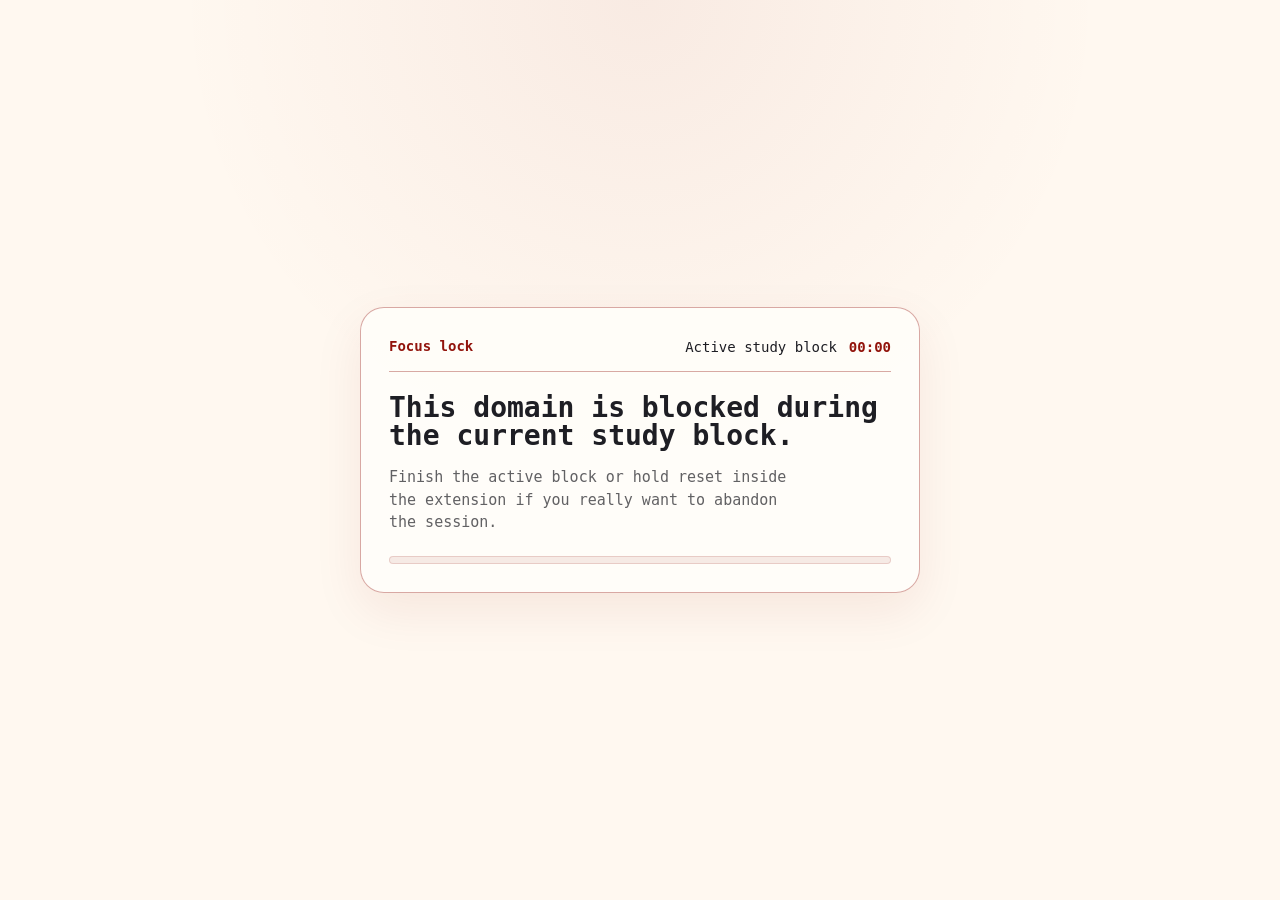
<file: blocked/index.html>
<!doctype html>
<html lang="en">
  <head>
    <meta charset="UTF-8" />
    <meta name="viewport" content="width=device-width, initial-scale=1.0" />
    <title>Blocked</title>
    <style>
      :root {
        --ink: #1e1e24;
        --signal: #92140c;
        --paper: #fff8f0;
        --line: rgba(146, 20, 12, 0.36);
        --muted: rgba(30, 30, 36, 0.7);
      }

      * {
        box-sizing: border-box;
      }

      body {
        margin: 0;
        min-height: 100vh;
        display: grid;
        place-items: center;
        padding: 24px;
        background:
          radial-gradient(circle at top, rgba(146, 20, 12, 0.06), transparent 42%),
          var(--paper);
        color: var(--ink);
        font-family: "SFMono-Regular", "Cascadia Code", "IBM Plex Mono", "Fira Code", "Menlo", "Consolas", monospace;
      }

      main {
        width: min(560px, 100%);
        padding: 28px;
        border: 1px solid var(--line);
        border-radius: 24px;
        background: rgba(255, 253, 249, 0.94);
        box-shadow: 0 18px 50px rgba(146, 20, 12, 0.08);
      }

      h1,
      p {
        margin: 0;
      }

      .status-row {
        display: flex;
        align-items: center;
        justify-content: space-between;
        gap: 16px;
        padding-bottom: 14px;
        border-bottom: 1px solid var(--line);
      }

      .eyebrow {
        color: var(--signal);
        font-size: 14px;
        font-weight: 700;
      }

      .phase-chip {
        display: inline-flex;
        align-items: center;
        gap: 12px;
        color: var(--ink);
        font-size: 14px;
      }

      .phase-chip__time {
        color: var(--signal);
        font-weight: 700;
      }

      .phase-chip.is-finished {
        color: var(--signal);
        font-weight: 700;
      }

      .copy {
        padding-top: 22px;
      }

      h1 {
        font-size: 28px;
        line-height: 1;
        margin-bottom: 16px;
      }

      p {
        max-width: 46ch;
        color: var(--muted);
        font-size: 15px;
        line-height: 1.5;
      }

      .progress-track {
        height: 8px;
        margin-top: 22px;
        overflow: hidden;
        border: 1px solid rgba(146, 20, 12, 0.14);
        border-radius: 999px;
        background: rgba(146, 20, 12, 0.08);
      }

      .progress-track span {
        display: block;
        width: 0;
        height: 100%;
        border-radius: inherit;
        background: var(--signal);
        transition: width 250ms linear;
      }
    </style>
  </head>
  <body>
    <main>
      <div class="status-row">
        <p class="eyebrow">Focus lock</p>
        <div class="phase-chip" id="phaseChip" hidden>
          <span id="phaseLabel">Active study block</span>
          <span class="phase-chip__time" id="timeLeft">00:00</span>
        </div>
      </div>
      <div class="copy">
        <h1>This domain is blocked during the current study block.</h1>
        <p>Finish the active block or hold reset inside the extension if you really want to abandon the session.</p>
        <div class="progress-track" role="progressbar" aria-label="Current block progress" aria-valuemin="0" aria-valuemax="100" aria-valuenow="0">
          <span id="progressBar"></span>
        </div>
      </div>
    </main>
    <script src="index.js"></script>
  </body>
</html>
</file>
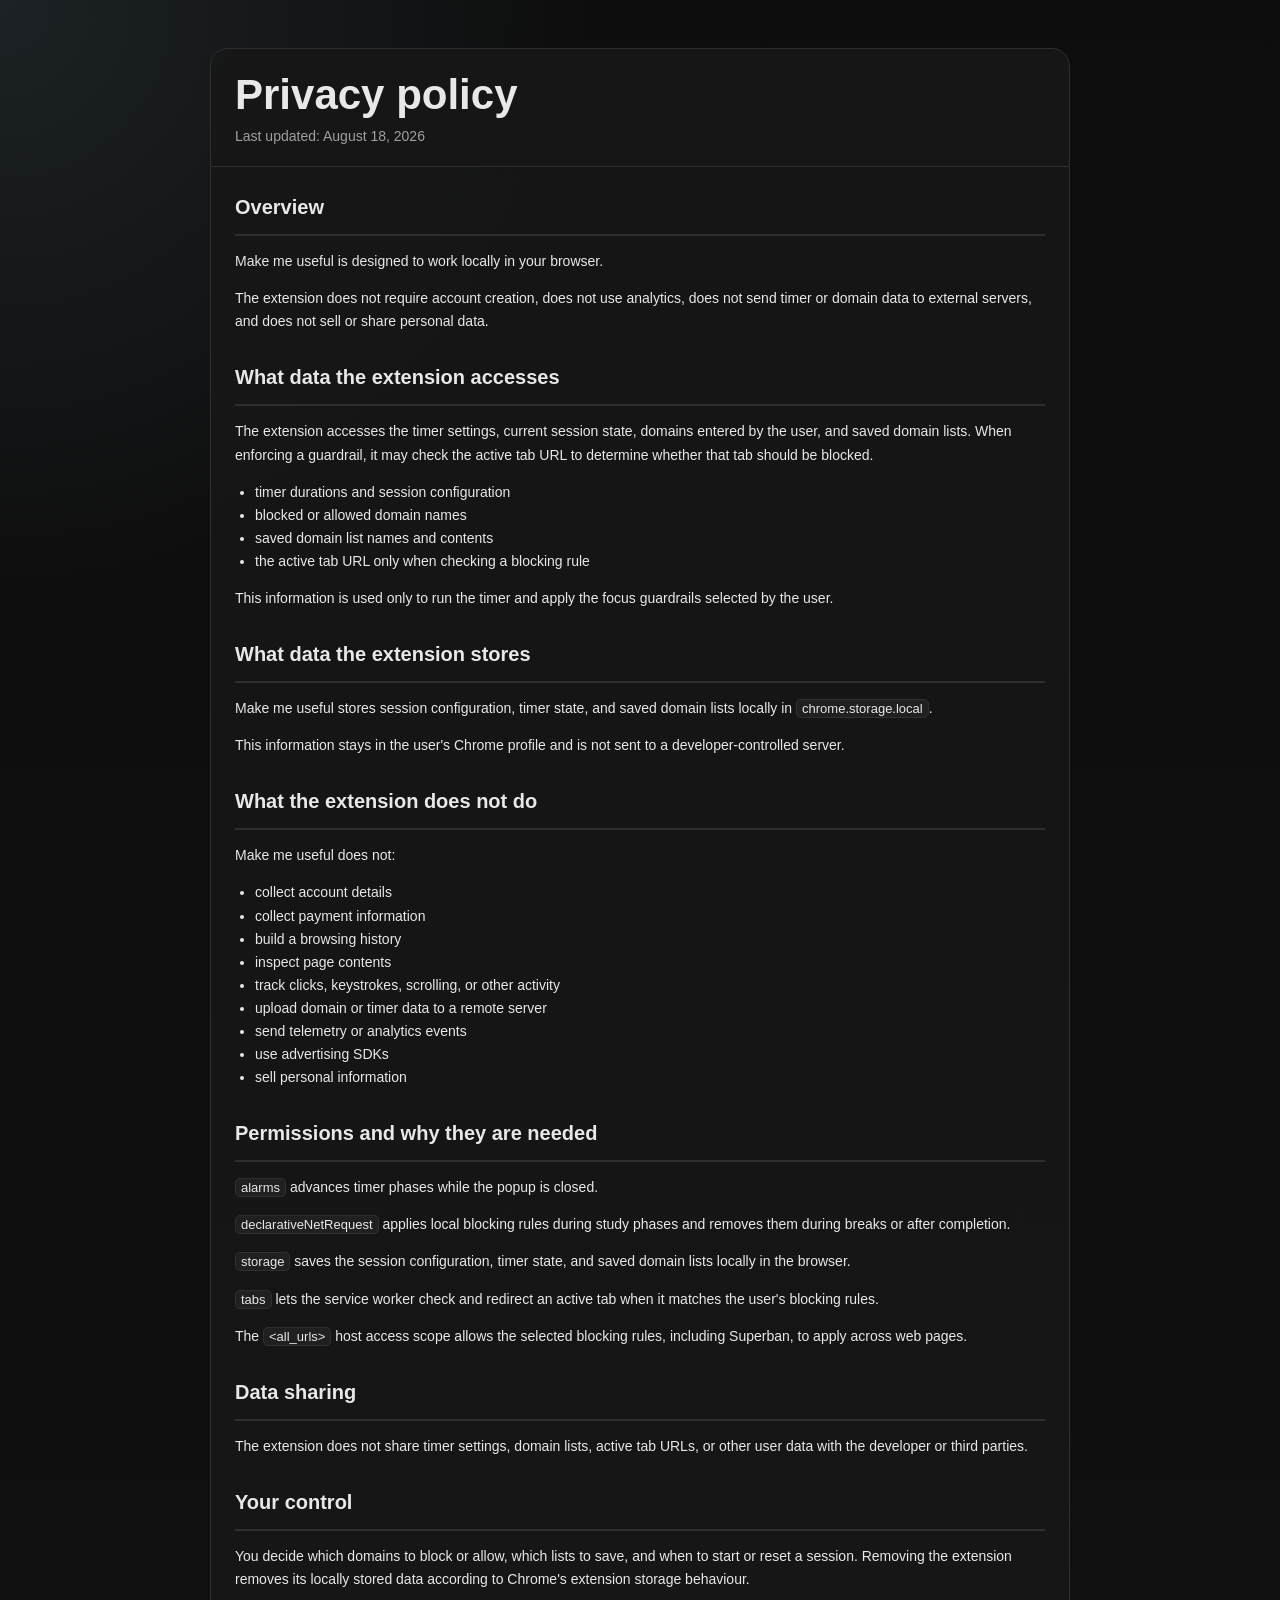
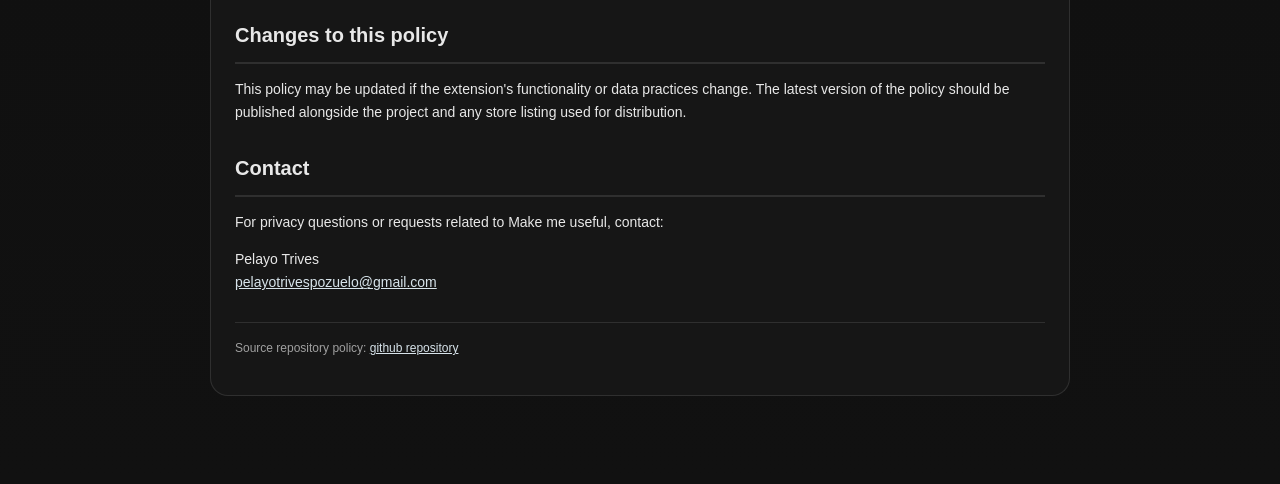
<file: docs/index.html>
<!doctype html>
<html lang="en">
  <head>
    <meta charset="UTF-8" />
    <meta http-equiv="refresh" content="0; url=./privacy/" />
    <meta name="viewport" content="width=device-width, initial-scale=1.0" />
    <title>Make me useful</title>
  </head>
  <body>
    <p>Redirecting to <a href="./privacy/">privacy policy</a>.</p>
  </body>
</html>
</file>
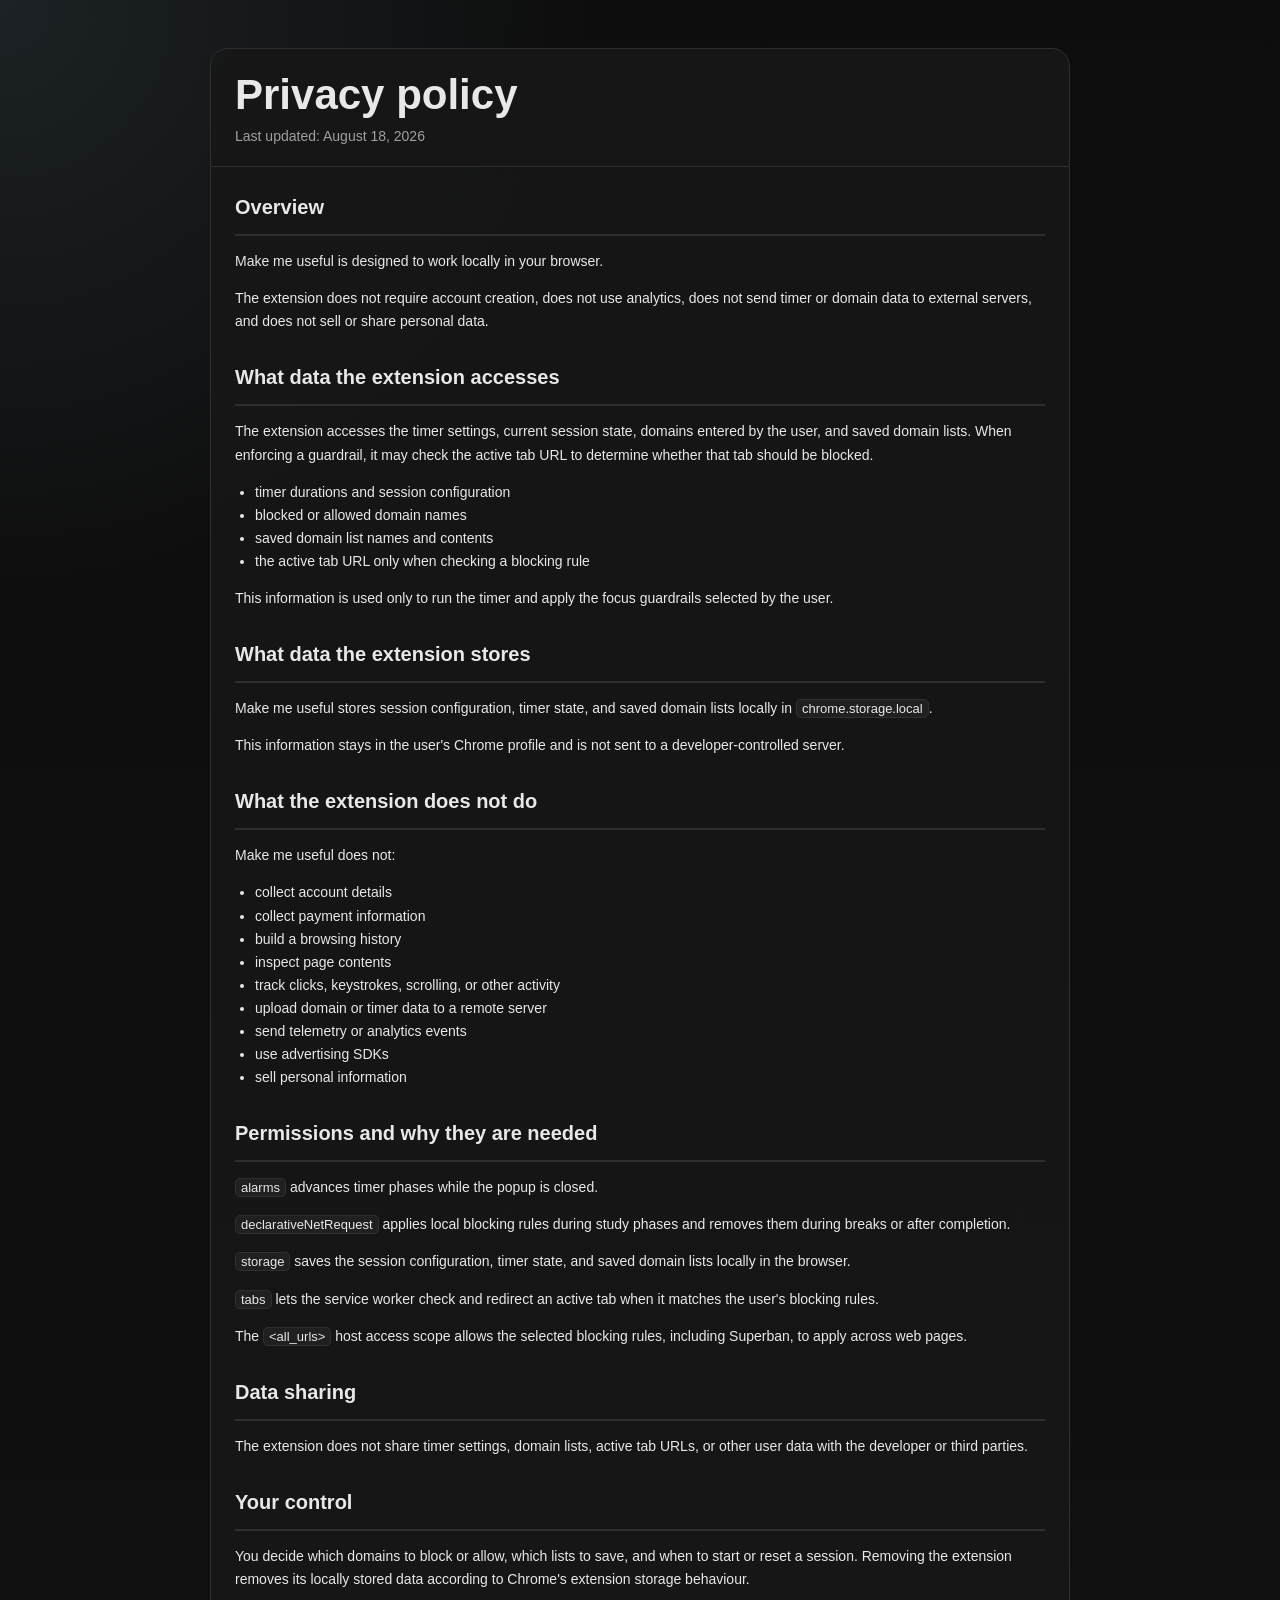
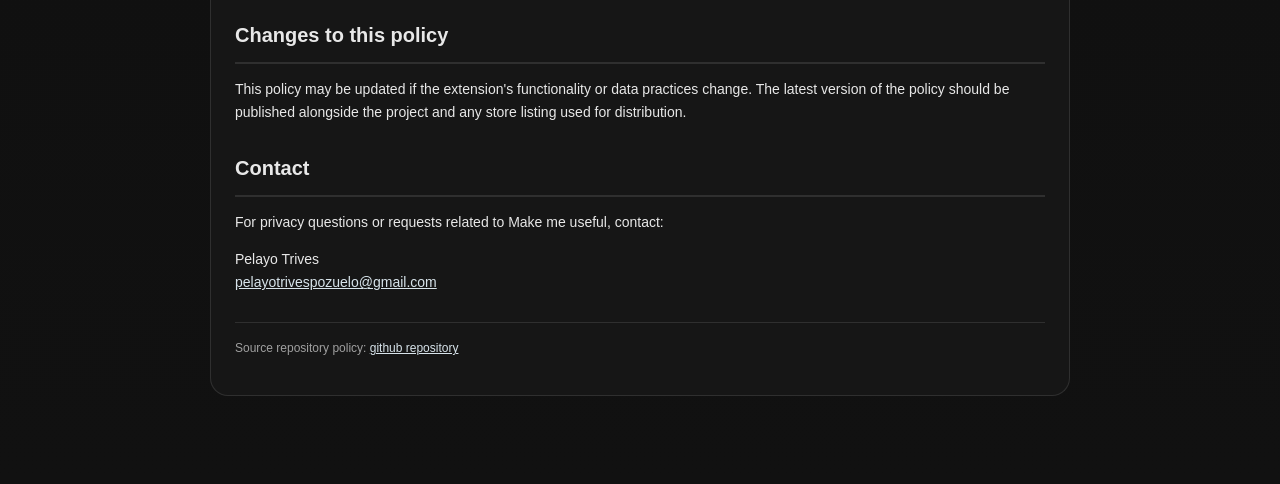
<file: docs/privacy/index.html>
<!doctype html>
<html lang="en">
  <head>
    <meta charset="UTF-8" />
    <meta name="viewport" content="width=device-width, initial-scale=1.0" />
    <title>Privacy policy | Make me useful</title>
    <link rel="icon" type="image/png" href="../../icons/icon-32.png" />
    <meta name="robots" content="noindex, nofollow" />
    <meta name="googlebot" content="noindex, nofollow" />
    <meta
      name="description"
      content="Privacy policy for Make me useful, a Chrome extension that chains focus timers and applies local domain guardrails."
    />
    <style>
      :root {
        --bg: #0d0d0d;
        --panel: #171717;
        --panel-2: #202020;
        --ink: #e8e8e8;
        --muted: #a0a0a0;
        --line: #2f2f2f;
        --accent: #6b8fa3;
      }

      * {
        box-sizing: border-box;
      }

      body {
        margin: 0;
        background:
          radial-gradient(circle at top left, rgba(107, 143, 163, 0.16), transparent 24%),
          linear-gradient(180deg, #0d0d0d 0%, #111111 100%);
        color: var(--ink);
        font-family: "JetBrains Mono", "IBM Plex Sans", "Consolas", sans-serif;
        line-height: 1.65;
      }

      .shell {
        width: min(860px, calc(100vw - 32px));
        margin: 48px auto;
        padding: 0 0 40px;
      }

      .hero {
        padding: 24px 24px 18px;
        border: 1px solid var(--line);
        border-radius: 18px 18px 0 0;
        background: rgba(23, 23, 23, 0.94);
      }

      .hero h1 {
        margin: 0 0 8px;
        font-size: clamp(30px, 5vw, 42px);
        line-height: 1.05;
      }

      .hero p {
        margin: 0;
        color: var(--muted);
        font-size: 14px;
      }

      .policy {
        padding: 24px;
        border: 1px solid var(--line);
        border-top: 0;
        border-radius: 0 0 18px 18px;
        background: rgba(23, 23, 23, 0.9);
      }

      h2 {
        margin: 28px 0 10px;
        font-size: 20px;
      }

      p,
      li {
        font-size: 14px;
      }

      ul {
        margin: 8px 0 0;
        padding-left: 20px;
      }

      code {
        padding: 1px 5px;
        border: 1px solid var(--line);
        border-radius: 5px;
        background: var(--panel-2);
        color: var(--ink);
        font-family: inherit;
        font-size: 13px;
      }

      .footer {
        margin-top: 28px;
        padding-top: 16px;
        border-top: 1px solid var(--line);
        color: var(--muted);
        font-size: 12px;
      }

      a {
        color: #d8e4eb;
      }

      @media (max-width: 640px) {
        .shell {
          margin: 20px auto;
        }

        .hero,
        .policy {
          padding: 18px;
        }
      }
    </style>
  </head>
  <body>
    <main class="shell">
      <section class="hero">
        <h1>Privacy policy</h1>
        <p>Last updated: August 18, 2026</p>
      </section>

      <article class="policy">
        <h2 style="margin-top: 0px">Overview</h2>
        <hr style="border: 1px solid var(--line);" />
        <p>
          Make me useful is designed to work locally in your browser.
        </p>
        <p>
          The extension does not require account creation, does not use analytics,
          does not send timer or domain data to external servers, and does not sell
          or share personal data.
        </p>

        <h2>What data the extension accesses</h2>
        <hr style="border: 1px solid var(--line);" />
        <p>
          The extension accesses the timer settings, current session state, domains
          entered by the user, and saved domain lists. When enforcing a guardrail,
          it may check the active tab URL to determine whether that tab should be
          blocked.
        </p>
        <ul>
          <li>timer durations and session configuration</li>
          <li>blocked or allowed domain names</li>
          <li>saved domain list names and contents</li>
          <li>the active tab URL only when checking a blocking rule</li>
        </ul>
        <p>
          This information is used only to run the timer and apply the focus
          guardrails selected by the user.
        </p>

        <h2>What data the extension stores</h2>
        <hr style="border: 1px solid var(--line);" />
        <p>
          Make me useful stores session configuration, timer state, and saved
          domain lists locally in <code>chrome.storage.local</code>.
        </p>
        <p>
          This information stays in the user's Chrome profile and is not sent to a
          developer-controlled server.
        </p>

        <h2>What the extension does not do</h2>
        <hr style="border: 1px solid var(--line);" />
        <p>Make me useful does not:</p>
        <ul>
          <li>collect account details</li>
          <li>collect payment information</li>
          <li>build a browsing history</li>
          <li>inspect page contents</li>
          <li>track clicks, keystrokes, scrolling, or other activity</li>
          <li>upload domain or timer data to a remote server</li>
          <li>send telemetry or analytics events</li>
          <li>use advertising SDKs</li>
          <li>sell personal information</li>
        </ul>

        <h2>Permissions and why they are needed</h2>
        <hr style="border: 1px solid var(--line);" />
        <p>
          <code>alarms</code> advances timer phases while the popup is closed.
        </p>
        <p>
          <code>declarativeNetRequest</code> applies local blocking rules during
          study phases and removes them during breaks or after completion.
        </p>
        <p>
          <code>storage</code> saves the session configuration, timer state, and
          saved domain lists locally in the browser.
        </p>
        <p>
          <code>tabs</code> lets the service worker check and redirect an active tab
          when it matches the user's blocking rules.
        </p>
        <p>
          The <code>&lt;all_urls&gt;</code> host access scope allows the selected
          blocking rules, including Superban, to apply across web pages.
        </p>

        <h2>Data sharing</h2>
        <hr style="border: 1px solid var(--line);" />
        <p>
          The extension does not share timer settings, domain lists, active tab
          URLs, or other user data with the developer or third parties.
        </p>

        <h2>Your control</h2>
        <hr style="border: 1px solid var(--line);" />
        <p>
          You decide which domains to block or allow, which lists to save, and when
          to start or reset a session. Removing the extension removes its locally
          stored data according to Chrome's extension storage behaviour.
        </p>

        <h2>Changes to this policy</h2>
        <hr style="border: 1px solid var(--line);" />
        <p>
          This policy may be updated if the extension's functionality or data
          practices change. The latest version of the policy should be published
          alongside the project and any store listing used for distribution.
        </p>

        <h2>Contact</h2>
        <hr style="border: 1px solid var(--line);" />
        <p>
          For privacy questions or requests related to Make me useful, contact:
        </p>
        <p>
          Pelayo Trives<br />
          <a href="mailto:pelayotrivespozuelo@gmail.com">pelayotrivespozuelo@gmail.com</a>
        </p>

        <p class="footer">
          Source repository policy:
          <a href="https://github.com/pelayotrives/make-me-useful" rel="noopener noreferrer">github repository</a>
        </p>
      </article>
    </main>
  </body>
</html>
</file>
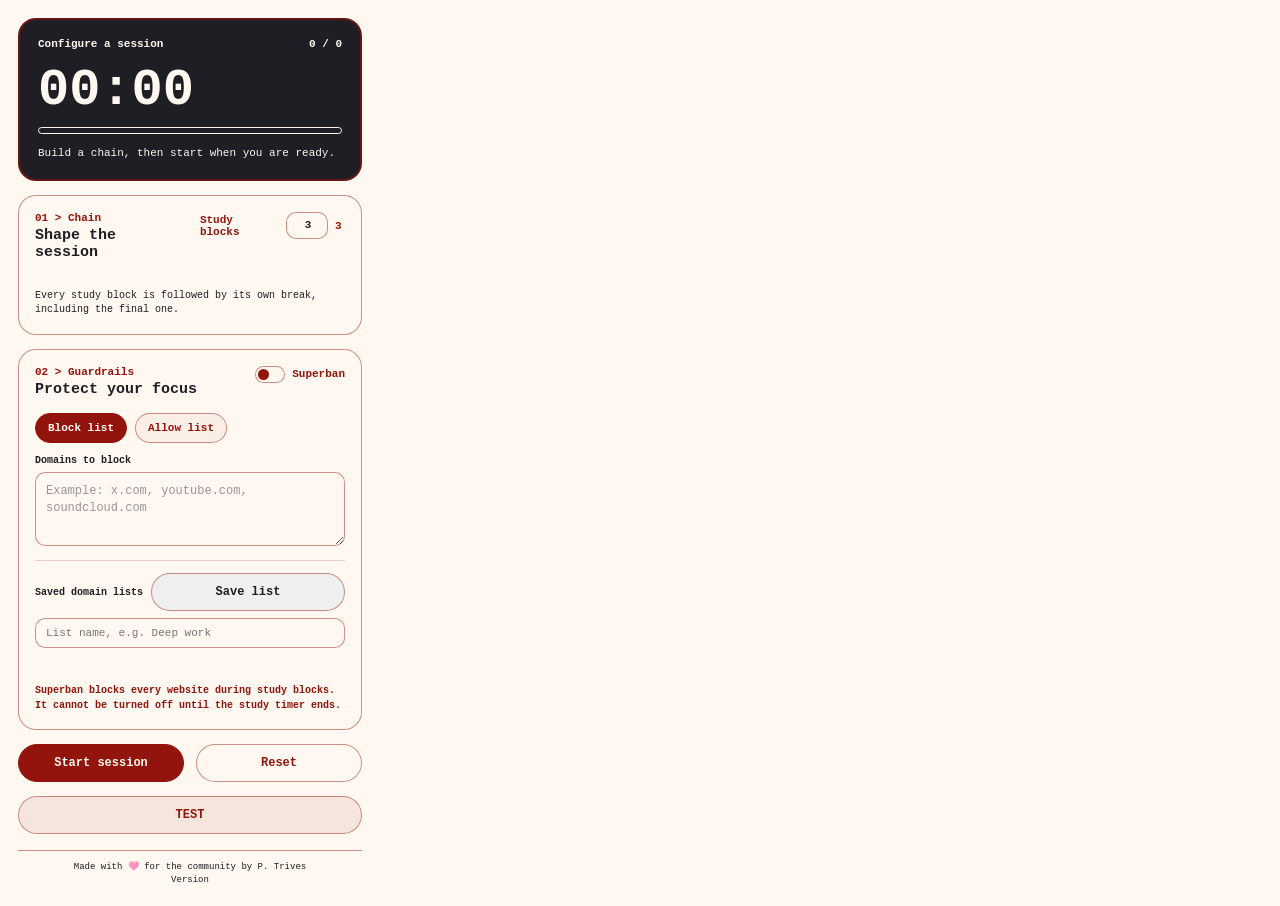
<file: popup.html>
<!doctype html>
<html lang="en">
  <head>
    <meta charset="UTF-8" />
    <meta name="viewport" content="width=device-width, initial-scale=1.0" />
    <title>Make me useful</title>
    <link rel="stylesheet" href="./popup.css" />
  </head>
  <body>
    <main class="app-shell">
      <section id="timerCard" class="timer-card" aria-live="polite">
        <div class="timer-card__topline">
          <span id="phaseLabel">Configure a session</span>
          <span id="roundLabel">0 / 0</span>
        </div>
        <strong id="timeDisplay" class="time-display">00:00</strong>
        <div class="progress-track" aria-hidden="true"><span id="progressBar"></span></div>
        <p id="timerHint" class="timer-hint">Build a chain, then start when you are ready.</p>
      </section>

      <section class="panel" aria-labelledby="chainTitle">
        <div class="section-heading">
          <div>
            <p class="eyebrow">01 &gt; Chain</p>
            <h2 id="chainTitle">Shape the session</h2>
          </div>
          <label class="rounds-control" for="roundsSelect">
            <span>Study blocks</span>
            <span class="select-shell select-shell--compact">
              <select id="roundsSelect" aria-label="Number of study blocks">
                <option value="1">1</option>
                <option value="2">2</option>
                <option value="3" selected>3</option>
                <option value="4">4</option>
              </select>
            </span>
            <output id="roundsValue" class="rounds-value" for="roundsSelect">3</output>
          </label>
        </div>
        <div id="scheduleRows" class="schedule-rows"></div>
        <p class="helper-text">Every study block is followed by its own break, including the final one.</p>
      </section>

      <section class="panel" aria-labelledby="guardTitle">
        <div class="section-heading">
          <div>
            <p class="eyebrow">02 &gt; Guardrails</p>
            <h2 id="guardTitle">Protect your focus</h2>
          </div>
          <label class="switch-label">
            <input id="atomicToggle" type="checkbox" />
            <span class="switch" aria-hidden="true"></span>
            <span>Superban</span>
          </label>
        </div>
        <div class="mode-picker" role="radiogroup" aria-label="Guardrails mode">
          <label class="mode-chip">
            <input id="blockMode" name="guardMode" type="radio" value="block" checked />
            <span>Block list</span>
          </label>
          <label class="mode-chip">
            <input id="allowMode" name="guardMode" type="radio" value="allow" />
            <span>Allow list</span>
          </label>
        </div>
        <div id="blockField">
          <label class="field-label" for="domainsInput">Domains to block</label>
          <textarea id="domainsInput" rows="3" placeholder="Example: x.com, youtube.com, soundcloud.com"></textarea>
        </div>
        <div id="allowField" hidden>
          <label class="field-label" for="allowedDomainsInput">Domains allowed</label>
          <textarea id="allowedDomainsInput" rows="3" placeholder="Example: docs.google.com, github.com, openai.com"></textarea>
        </div>
        <div class="domain-library">
          <div class="domain-library__heading">
            <span class="field-label">Saved domain lists</span>
            <button id="saveDomainListButton" class="button button--small" type="button">Save list</button>
          </div>
          <div class="domain-list-name-row">
            <label class="sr-only" for="domainListNameInput">Saved domain list name</label>
            <input id="domainListNameInput" type="text" maxlength="40" placeholder="List name, e.g. Deep work" />
          </div>
          <p id="domainListStatus" class="domain-list-status" role="status" aria-live="polite"></p>
          <div id="domainLists" class="domain-lists" aria-live="polite"></div>
        </div>
        <p id="atomicMessage" class="helper-text">Superban blocks every website during study blocks. It cannot be turned off until the study timer ends.</p>
      </section>

      <section class="actions" aria-label="Session actions">
        <button id="startButton" class="button button--primary" type="button">Start session</button>
        <button id="resetButton" class="button button--secondary" type="button">
          <span id="resetHoldFill" class="button__fill" aria-hidden="true"></span>
          <span id="resetButtonLabel" class="button__label">Reset</span>
        </button>
      </section>
      <p id="resetHint" class="helper-text helper-text--actions" hidden>Hold 'Reset' for 45 seconds to abandon the current session.</p>

      <section id="testActions" class="test-actions" aria-label="Testing actions">
        <button id="testButton" class="button button--test" type="button">TEST</button>
      </section>

      <footer class="footer">
        <hr />
        <p>Made with 🩷 for the community by P. Trives</p>
        <p id="versionLabel">Version</p>
      </footer>
    </main>
    <script src="./popup.js" type="module"></script>
  </body>
</html>
</file>
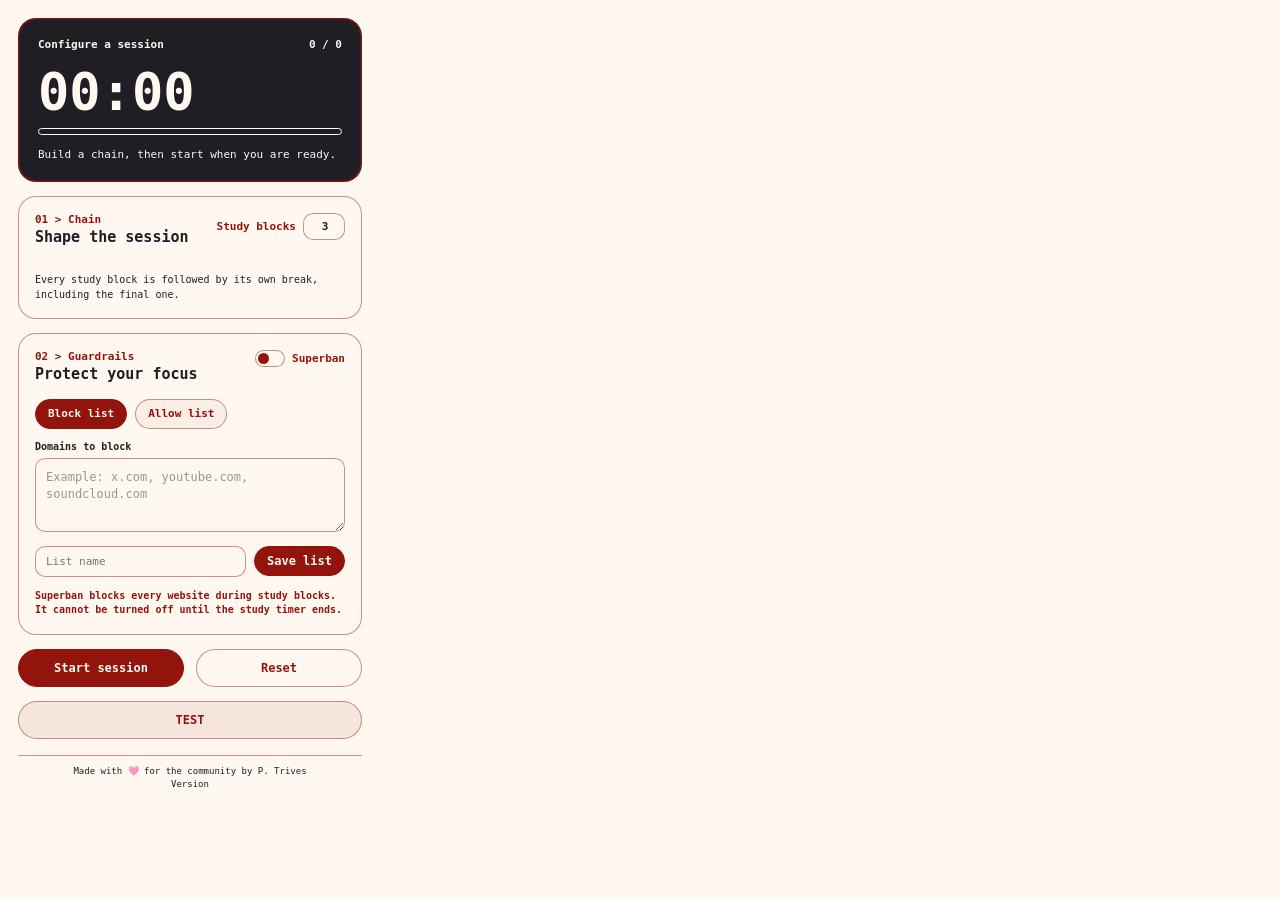
<file: popup/popup.html>
<!doctype html>
<html lang="en">
  <head>
    <meta charset="UTF-8" />
    <meta name="viewport" content="width=device-width, initial-scale=1.0" />
    <title>Make me useful</title>
    <link rel="stylesheet" href="./popup.css" />
  </head>
  <body>
    <main class="app-shell">
      <section id="timerCard" class="timer-card" aria-live="polite">
        <div class="timer-card__topline">
          <span id="phaseLabel">Configure a session</span>
          <span id="roundLabel">0 / 0</span>
        </div>
        <strong id="timeDisplay" class="time-display">00:00</strong>
        <div class="progress-track" aria-hidden="true"><span id="progressBar"></span></div>
        <p id="timerHint" class="timer-hint">Build a chain, then start when you are ready.</p>
      </section>

      <section class="panel" aria-labelledby="chainTitle">
        <div class="section-heading">
          <div>
            <p class="eyebrow">01 &gt; Chain</p>
            <h2 id="chainTitle">Shape the session</h2>
          </div>
          <label class="rounds-control" for="roundsSelect">
            <span>Study blocks</span>
            <span class="select-shell select-shell--compact">
              <select id="roundsSelect" aria-label="Number of study blocks">
                <option value="1">1</option>
                <option value="2">2</option>
                <option value="3" selected>3</option>
                <option value="4">4</option>
              </select>
            </span>
          </label>
        </div>
        <div id="scheduleRows" class="schedule-rows"></div>
        <p class="helper-text">Every study block is followed by its own break, including the final one.</p>
      </section>

      <section class="panel" aria-labelledby="guardTitle">
        <div class="section-heading">
          <div>
            <p class="eyebrow">02 &gt; Guardrails</p>
            <h2 id="guardTitle">Protect your focus</h2>
          </div>
          <label class="switch-label">
            <input id="atomicToggle" type="checkbox" />
            <span class="switch" aria-hidden="true"></span>
            <span>Superban</span>
          </label>
        </div>
        <div class="mode-picker" role="radiogroup" aria-label="Guardrails mode">
          <label class="mode-chip">
            <input id="blockMode" name="guardMode" type="radio" value="block" checked />
            <span>Block list</span>
          </label>
          <label class="mode-chip">
            <input id="allowMode" name="guardMode" type="radio" value="allow" />
            <span>Allow list</span>
          </label>
        </div>
        <div id="blockField">
          <label class="field-label" for="domainsInput">Domains to block</label>
          <textarea id="domainsInput" rows="3" placeholder="Example: x.com, youtube.com, soundcloud.com"></textarea>
        </div>
        <div id="allowField" hidden>
          <label class="field-label" for="allowedDomainsInput">Domains allowed</label>
          <textarea id="allowedDomainsInput" rows="3" placeholder="Example: docs.google.com, github.com, openai.com"></textarea>
        </div>
        <div class="domain-library">
          <div class="domain-list-name-row">
            <label class="sr-only" for="domainListNameInput">Saved domain list name</label>
            <input id="domainListNameInput" type="text" maxlength="40" placeholder="List name" />
            <button id="saveDomainListButton" class="button button--small button--primary" type="button">Save list</button>
          </div>
          <p id="domainListStatus" class="domain-list-status" role="status" aria-live="polite"></p>
          <div id="domainLists" class="domain-lists" aria-live="polite"></div>
        </div>
        <p id="atomicMessage" class="helper-text">Superban blocks every website during study blocks. It cannot be turned off until the study timer ends.</p>
      </section>

      <section class="actions" aria-label="Session actions">
        <button id="startButton" class="button button--primary" type="button">Start session</button>
        <button id="resetButton" class="button button--secondary" type="button">
          <span id="resetHoldFill" class="button__fill" aria-hidden="true"></span>
          <span id="resetButtonLabel" class="button__label">Reset</span>
        </button>
      </section>
      <p id="resetHint" class="helper-text helper-text--actions" hidden>Hold 'Reset' for 45 seconds to abandon the current session.</p>

      <section id="testActions" class="test-actions" aria-label="Testing actions">
        <button id="testButton" class="button button--test" type="button">TEST</button>
      </section>

      <footer class="footer">
        <hr />
        <p>Made with 🩷 for the community by P. Trives</p>
        <p id="versionLabel">Version</p>
      </footer>
    </main>
    <div id="deleteModal" class="modal-backdrop" hidden role="dialog" aria-modal="true" aria-labelledby="deleteModalTitle">
      <div class="confirm-modal">
        <p class="eyebrow">Guardrails &gt; Confirm</p>
        <h2 id="deleteModalTitle">Delete this list?</h2>
        <p id="deleteModalMessage">This saved domain list will be removed from your local library.</p>
        <div class="modal-actions">
          <button id="cancelDeleteButton" class="button button--secondary" type="button">Keep list</button>
          <button id="confirmDeleteButton" class="button button--primary" type="button">Delete list</button>
        </div>
      </div>
    </div>
    <script src="./popup.js" type="module"></script>
  </body>
</html>
</file>
<file: popup.css>
:root {
  --ink: #1e1e24;
  --signal: #92140c;
  --paper: #fff8f0;
  --line: rgba(146, 20, 12, 0.46);
  --soft-line: rgba(146, 20, 12, 0.18);
  --radius: 18px;
  --small-radius: 10px;
}

* { box-sizing: border-box; }
html, body {
  margin: 0;
  width: 380px;
  min-width: 380px;
  background: var(--paper);
  color: var(--ink);
  font-family: "SFMono-Regular", "Cascadia Code", "IBM Plex Mono", "Fira Code", "Menlo", "Consolas", monospace;
}
body { min-height: 100vh; }
[hidden] { display: none !important; }
button, input, textarea, select { font: inherit; }
button, select, textarea { color: var(--ink); }
button { cursor: pointer; }
button:disabled, select:disabled, textarea:disabled { cursor: not-allowed; opacity: 0.48; }
.app-shell { display: flex; flex-direction: column; gap: 14px; padding: 18px; }
.section-heading, .timer-card__topline, .actions { display: flex; align-items: center; justify-content: space-between; gap: 12px; }
.eyebrow { margin: 0 0 3px; color: var(--signal); font-size: 11px; font-weight: 700; }
h2, p { margin: 0; }
h2 { font-size: 15px; line-height: 1.15; }
.timer-card { padding: 18px; border: 2px solid rgba(146, 20, 12, 0.62); border-radius: var(--radius); background: var(--ink); color: var(--paper); }
.timer-card__topline { color: var(--paper); font-size: 11px; font-weight: 700; }
.time-display { display: block; margin: 18px 0 12px; font-size: 52px; line-height: 0.9; }
.progress-track { height: 7px; overflow: hidden; border: 1px solid var(--paper); border-radius: 999px; }
.progress-track span { display: block; width: 0; height: 100%; background: var(--signal); transition: width 400ms linear; }
.timer-hint { margin-top: 12px; color: var(--paper); font-size: 11px; line-height: 1.4; }
.panel { padding: 16px; border: 1px solid var(--line); border-radius: var(--radius); background: var(--paper); }
.section-heading { align-items: flex-start; margin-bottom: 15px; }
.rounds-control, .switch-label { display: flex; align-items: center; gap: 7px; color: var(--signal); font-size: 11px; font-weight: 700; }
textarea { border: 1px solid var(--line); border-radius: var(--small-radius); background: var(--paper); }
.select-shell {
  display: block;
  width: 100%;
  padding-right: 8px;
  overflow: hidden;
  border: 1px solid var(--line);
  border-radius: var(--small-radius);
  background: var(--paper);
}
.select-shell select {
  width: 100%;
  border: 0;
  border-radius: 0;
  background: transparent;
}
.rounds-control .select-shell--compact { width: 42px; }
.rounds-control select { min-width: 42px; padding: 6px 4px; color: var(--ink); text-align: center; appearance: none; }
.rounds-value { min-width: 10px; color: var(--signal); font-weight: 700; }
.schedule-rows { display: grid; gap: 8px; }
.schedule-row { display: grid; grid-template-columns: 24px 1fr 1fr; align-items: end; gap: 7px; padding-bottom: 8px; border-bottom: 1px solid var(--soft-line); }
.schedule-row__number { align-self: center; color: var(--signal); font-size: 11px; font-weight: 700; }
.schedule-row label, .field-label { display: grid; gap: 4px; color: var(--ink); font-size: 10px; font-weight: 700; }
.schedule-row select { padding: 7px 26px 7px 8px; font-size: 11px; }
.helper-text { margin-top: 12px; color: var(--ink); font-size: 10px; line-height: 1.45; }
.field-label { margin-bottom: 6px; }
.mode-picker { display: flex; gap: 8px; margin-bottom: 12px; }
.mode-chip { position: relative; display: inline-flex; align-items: center; }
.mode-chip input { position: absolute; width: 1px; height: 1px; opacity: 0; }
.mode-chip span {
  display: inline-flex;
  align-items: center;
  min-height: 30px;
  padding: 0 12px;
  border: 1px solid var(--line);
  border-radius: 999px;
  background: rgba(146, 20, 12, 0.04);
  color: var(--signal);
  font-size: 11px;
  font-weight: 700;
}
.mode-chip input:checked + span {
  background: var(--signal);
  border-color: var(--signal);
  color: var(--paper);
}
textarea { display: block; width: 100%; min-height: 70px; padding: 10px; resize: vertical; font-size: 12px; line-height: 1.45; }
textarea::placeholder { color: rgba(30, 30, 36, 0.45); }
.domain-library { margin-top: 14px; padding-top: 12px; border-top: 1px solid var(--soft-line); }
.domain-library__heading { display: flex; align-items: center; justify-content: space-between; gap: 8px; }
.domain-library__heading .field-label { margin: 0; }
.domain-list-name-row { margin-top: 7px; }
.domain-list-name-row input { width: 100%; padding: 8px 10px; border: 1px solid var(--line); border-radius: var(--small-radius); background: var(--paper); color: var(--ink); font-size: 11px; }
.domain-list-status { min-height: 14px; margin-top: 6px; color: var(--signal); font-size: 10px; }
.domain-lists { display: grid; gap: 6px; margin-top: 4px; }
.domain-list-item { display: flex; align-items: center; justify-content: space-between; gap: 8px; padding: 8px; border: 1px solid var(--soft-line); border-radius: var(--small-radius); }
.domain-list-item__copy { display: grid; gap: 2px; min-width: 0; }
.domain-list-item__copy strong { overflow: hidden; text-overflow: ellipsis; white-space: nowrap; font-size: 11px; }
.domain-list-item__copy span { color: var(--signal); font-size: 9px; }
.domain-list-item__actions { display: flex; flex-shrink: 0; gap: 5px; }
.button--small { flex: 0 0 auto; min-height: 27px; padding: 0 9px; border-radius: var(--small-radius); font-size: 10px; }
.button--danger { border-color: var(--signal); color: var(--signal); }
.sr-only { position: absolute; width: 1px; height: 1px; padding: 0; overflow: hidden; clip: rect(0, 0, 0, 0); white-space: nowrap; border: 0; }
.switch-label { position: relative; }
.switch-label:hover { cursor: pointer; }
.switch-label input { position: absolute; width: 1px; height: 1px; opacity: 0; }
.switch { position: relative; display: inline-block; width: 30px; height: 17px; border: 1px solid var(--line); border-radius: 999px; background: var(--paper); }
.switch::after { position: absolute; top: 2px; left: 2px; width: 11px; height: 11px; border-radius: 50%; background: var(--signal); content: ""; transition: transform 160ms ease; }
.switch-label input:checked + .switch { background: var(--signal); }
.switch-label input:checked + .switch::after { background: var(--paper); transform: translateX(13px); }
#atomicMessage { display: none; color: var(--signal); font-weight: 700; }
#atomicMessage:not([hidden]) { display: block; }
.actions { justify-content: stretch; }
.helper-text--actions { margin-top: -6px; text-align: center; color: var(--signal); }
.test-actions { display: flex; }
.button { position: relative; display: flex; align-items: center; justify-content: center; isolation: isolate; overflow: hidden; flex: 1; min-height: 38px; padding: 0 14px; border: 1px solid var(--line); border-radius: 999px; font-size: 12px; font-weight: 700; transition: transform 140ms ease, background 140ms ease, color 140ms ease; }
.button:hover:not(:disabled) { transform: translateY(-1px); }
.button--primary { border-color: var(--signal); background: var(--signal); color: var(--paper); }
.button--secondary { background: var(--paper); color: var(--signal); }
.button--test { background: rgba(146, 20, 12, 0.08); color: var(--signal); }
.button__fill {
  position: absolute;
  inset: 0 auto 0 0;
  width: 0;
  background: var(--signal);
  transition: width 120ms linear;
  z-index: 0;
}
.button__label {
  position: absolute;
  inset: 0;
  display: flex;
  align-items: center;
  justify-content: center;
  z-index: 1;
  white-space: nowrap;
  color: transparent;
  background-image: linear-gradient(
    to right,
    var(--paper) 0,
    var(--paper) var(--hold-progress, 0%),
    var(--signal) var(--hold-progress, 0%),
    var(--signal) 100%
  );
  -webkit-background-clip: text;
  background-clip: text;
  -webkit-text-fill-color: transparent;
}
.footer { margin-top: 2px; color: var(--ink); text-align: center; font-size: 9px; }
.footer hr { margin: 0 0 10px; border: 0; border-top: 1px solid var(--line); }
.footer p + p { margin-top: 3px; }
@media (prefers-reduced-motion: reduce) { *, *::before, *::after { transition-duration: 0.01ms !important; animation-duration: 0.01ms !important; } }
</file>
<file: popup/popup.css>
:root {
  --ink: #1e1e24;
  --signal: #92140c;
  --paper: #fff8f0;
  --line: rgba(146, 20, 12, 0.46);
  --soft-line: rgba(146, 20, 12, 0.18);
  --radius: 18px;
  --small-radius: 10px;
}

* { box-sizing: border-box; }
html, body {
  margin: 0;
  width: 380px;
  min-width: 380px;
  background: var(--paper);
  color: var(--ink);
  font-family: "SFMono-Regular", "Cascadia Code", "IBM Plex Mono", "Fira Code", "Menlo", "Consolas", monospace;
}
body { min-height: 100vh; }
[hidden] { display: none !important; }
button, input, textarea, select { font: inherit; }
button, select, textarea { color: var(--ink); }
button { cursor: pointer; }
button:disabled, select:disabled, textarea:disabled { cursor: not-allowed; opacity: 0.48; }
.app-shell { display: flex; flex-direction: column; gap: 14px; padding: 18px; }
.section-heading, .timer-card__topline, .actions { display: flex; align-items: center; justify-content: space-between; gap: 12px; }
.eyebrow { margin: 0 0 3px; color: var(--signal); font-size: 11px; font-weight: 700; }
h2, p { margin: 0; }
h2 { font-size: 15px; line-height: 1.15; }
.timer-card { padding: 18px; border: 2px solid rgba(146, 20, 12, 0.62); border-radius: var(--radius); background: var(--ink); color: var(--paper); }
.timer-card__topline { color: var(--paper); font-size: 11px; font-weight: 700; }
.time-display { display: block; margin: 18px 0 12px; font-size: 52px; line-height: 0.9; }
.progress-track { height: 7px; overflow: hidden; border: 1px solid var(--paper); border-radius: 999px; }
.progress-track span { display: block; width: 0; height: 100%; background: var(--signal); transition: width 400ms linear; }
.timer-hint { margin-top: 12px; color: var(--paper); font-size: 11px; line-height: 1.4; }
.panel { padding: 16px; border: 1px solid var(--line); border-radius: var(--radius); background: var(--paper); }
.section-heading { align-items: flex-start; margin-bottom: 15px; }
.rounds-control, .switch-label { display: flex; align-items: center; gap: 7px; color: var(--signal); font-size: 11px; font-weight: 700; }
.rounds-control { flex: 0 0 auto; white-space: nowrap; }
textarea { border: 1px solid var(--line); border-radius: var(--small-radius); background: var(--paper); }
.select-shell {
  display: block;
  width: 100%;
  padding-right: 8px;
  overflow: hidden;
  border: 1px solid var(--line);
  border-radius: var(--small-radius);
  background: var(--paper);
}
.select-shell select {
  width: 100%;
  border: 0;
  border-radius: 0;
  background: transparent;
}
.rounds-control .select-shell--compact { width: 42px; }
.rounds-control select { min-width: 42px; padding: 6px 4px; color: var(--ink); text-align: center; appearance: none; }
.schedule-rows { display: grid; gap: 8px; }
.schedule-row { display: grid; grid-template-columns: 24px 1fr 1fr; align-items: end; gap: 7px; padding-bottom: 8px; border-bottom: 1px solid var(--soft-line); }
.schedule-row__number { align-self: center; color: var(--signal); font-size: 11px; font-weight: 700; }
.schedule-row label, .field-label { display: grid; gap: 4px; color: var(--ink); font-size: 10px; font-weight: 700; }
.schedule-row select { padding: 7px 26px 7px 8px; font-size: 11px; }
.helper-text { margin-top: 12px; color: var(--ink); font-size: 10px; line-height: 1.45; }
.field-label { margin-bottom: 6px; }
.mode-picker { display: flex; gap: 8px; margin-bottom: 12px; }
.mode-chip { position: relative; display: inline-flex; align-items: center; }
.mode-chip input { position: absolute; width: 1px; height: 1px; opacity: 0; }
.mode-chip span {
  display: inline-flex;
  align-items: center;
  min-height: 30px;
  padding: 0 12px;
  border: 1px solid var(--line);
  border-radius: 999px;
  background: rgba(146, 20, 12, 0.04);
  color: var(--signal);
  font-size: 11px;
  font-weight: 700;
}
.mode-chip input:checked + span {
  background: var(--signal);
  border-color: var(--signal);
  color: var(--paper);
}
textarea { display: block; width: 100%; min-height: 70px; padding: 10px; resize: vertical; font-size: 12px; line-height: 1.45; }
textarea::placeholder { color: rgba(30, 30, 36, 0.45); }
.domain-library { margin-top: 14px; }
.domain-list-name-row { display: flex; align-items: stretch; gap: 8px; }
.domain-list-name-row input { min-width: 0; flex: 1; padding: 8px 10px; border: 1px solid var(--line); border-radius: var(--small-radius); background: var(--paper); color: var(--ink); font-size: 11px; }
.domain-list-status { min-height: 14px; margin-top: 6px; color: var(--signal); font-size: 10px; }
.domain-list-status:empty { display: none; }
.domain-lists { display: grid; gap: 6px; margin-top: 14px; }
.domain-lists:empty { display: none; }
.domain-list-item { display: flex; align-items: center; justify-content: space-between; gap: 8px; padding: 8px; border: 1px solid var(--soft-line); border-radius: var(--small-radius); }
.domain-list-item__copy { display: grid; gap: 2px; min-width: 0; }
.domain-list-item__copy strong { overflow: hidden; text-overflow: ellipsis; white-space: nowrap; font-size: 11px; }
.domain-list-item__copy span { color: var(--signal); font-size: 9px; white-space: nowrap; }
.domain-list-item__actions { display: flex; flex-shrink: 0; gap: 5px; }
.button--small { flex: 0 0 auto; width: auto; min-width: 0; height: 30px; min-height: 30px; padding: 0 12px; border-radius: 999px; font-size: 11px; }
.icon-button { width: 30px; padding: 0; }
.icon-button svg { width: 16px; height: 16px; fill: none; stroke: currentColor; stroke-linecap: round; stroke-linejoin: round; stroke-width: 2; }
.button--danger { border-color: var(--signal); background: var(--paper); color: var(--signal); }
.sr-only { position: absolute; width: 1px; height: 1px; padding: 0; overflow: hidden; clip: rect(0, 0, 0, 0); white-space: nowrap; border: 0; }
.switch-label { position: relative; }
.switch-label:hover { cursor: pointer; }
.switch-label input { position: absolute; width: 1px; height: 1px; opacity: 0; }
.switch { position: relative; display: inline-block; width: 30px; height: 17px; border: 1px solid var(--line); border-radius: 999px; background: var(--paper); }
.switch::after { position: absolute; top: 2px; left: 2px; width: 11px; height: 11px; border-radius: 50%; background: var(--signal); content: ""; transition: transform 160ms ease; }
.switch-label input:checked + .switch { background: var(--signal); }
.switch-label input:checked + .switch::after { background: var(--paper); transform: translateX(13px); }
#atomicMessage { display: none; color: var(--signal); font-weight: 700; }
#atomicMessage:not([hidden]) { display: block; }
.actions { justify-content: stretch; }
.helper-text--actions { margin-top: -6px; text-align: center; color: var(--signal); }
.test-actions { display: flex; }
.button { position: relative; display: flex; align-items: center; justify-content: center; isolation: isolate; overflow: hidden; flex: 1; min-height: 38px; padding: 0 14px; border: 1px solid var(--line); border-radius: 999px; font-size: 12px; font-weight: 700; transition: transform 140ms ease, background 140ms ease, color 140ms ease; }
.button:hover:not(:disabled) { transform: translateY(-1px); }
.button--primary { border-color: var(--signal); background: var(--signal); color: var(--paper); }
.button--secondary { background: var(--paper); color: var(--signal); }
.button--test { background: rgba(146, 20, 12, 0.08); color: var(--signal); }
.domain-list-name-row .button--small,
.domain-list-item .button--small {
  flex: 0 0 auto;
  width: auto;
  min-width: 0;
  height: 30px;
  min-height: 30px;
  padding: 0 12px;
}
.modal-backdrop { position: fixed; inset: 0; z-index: 10; display: grid; place-items: center; padding: 18px; background: rgba(30, 30, 36, 0.54); backdrop-filter: blur(4px); }
.confirm-modal { width: min(100%, 320px); padding: 18px; border: 1px solid var(--signal); border-radius: var(--radius); background: var(--paper); color: var(--ink); box-shadow: 0 14px 30px rgba(30, 30, 36, 0.28); }
.confirm-modal .eyebrow { margin-bottom: 6px; }
.confirm-modal h2 { margin: 0 0 8px; font-size: 16px; }
.confirm-modal p:not(.eyebrow) { margin: 0; font-size: 11px; line-height: 1.45; }
.modal-actions { display: flex; gap: 8px; margin-top: 16px; }
.modal-actions .button { min-height: 32px; font-size: 11px; }
.button__fill {
  position: absolute;
  inset: 0 auto 0 0;
  width: 0;
  background: var(--signal);
  transition: width 120ms linear;
  z-index: 0;
}
.button__label {
  position: absolute;
  inset: 0;
  display: flex;
  align-items: center;
  justify-content: center;
  z-index: 1;
  white-space: nowrap;
  color: transparent;
  background-image: linear-gradient(
    to right,
    var(--paper) 0,
    var(--paper) var(--hold-progress, 0%),
    var(--signal) var(--hold-progress, 0%),
    var(--signal) 100%
  );
  -webkit-background-clip: text;
  background-clip: text;
  -webkit-text-fill-color: transparent;
}
.footer { margin-top: 2px; color: var(--ink); text-align: center; font-size: 9px; }
.footer hr { margin: 0 0 10px; border: 0; border-top: 1px solid var(--line); }
.footer p + p { margin-top: 3px; }
@media (prefers-reduced-motion: reduce) { *, *::before, *::after { transition-duration: 0.01ms !important; animation-duration: 0.01ms !important; } }
</file>
